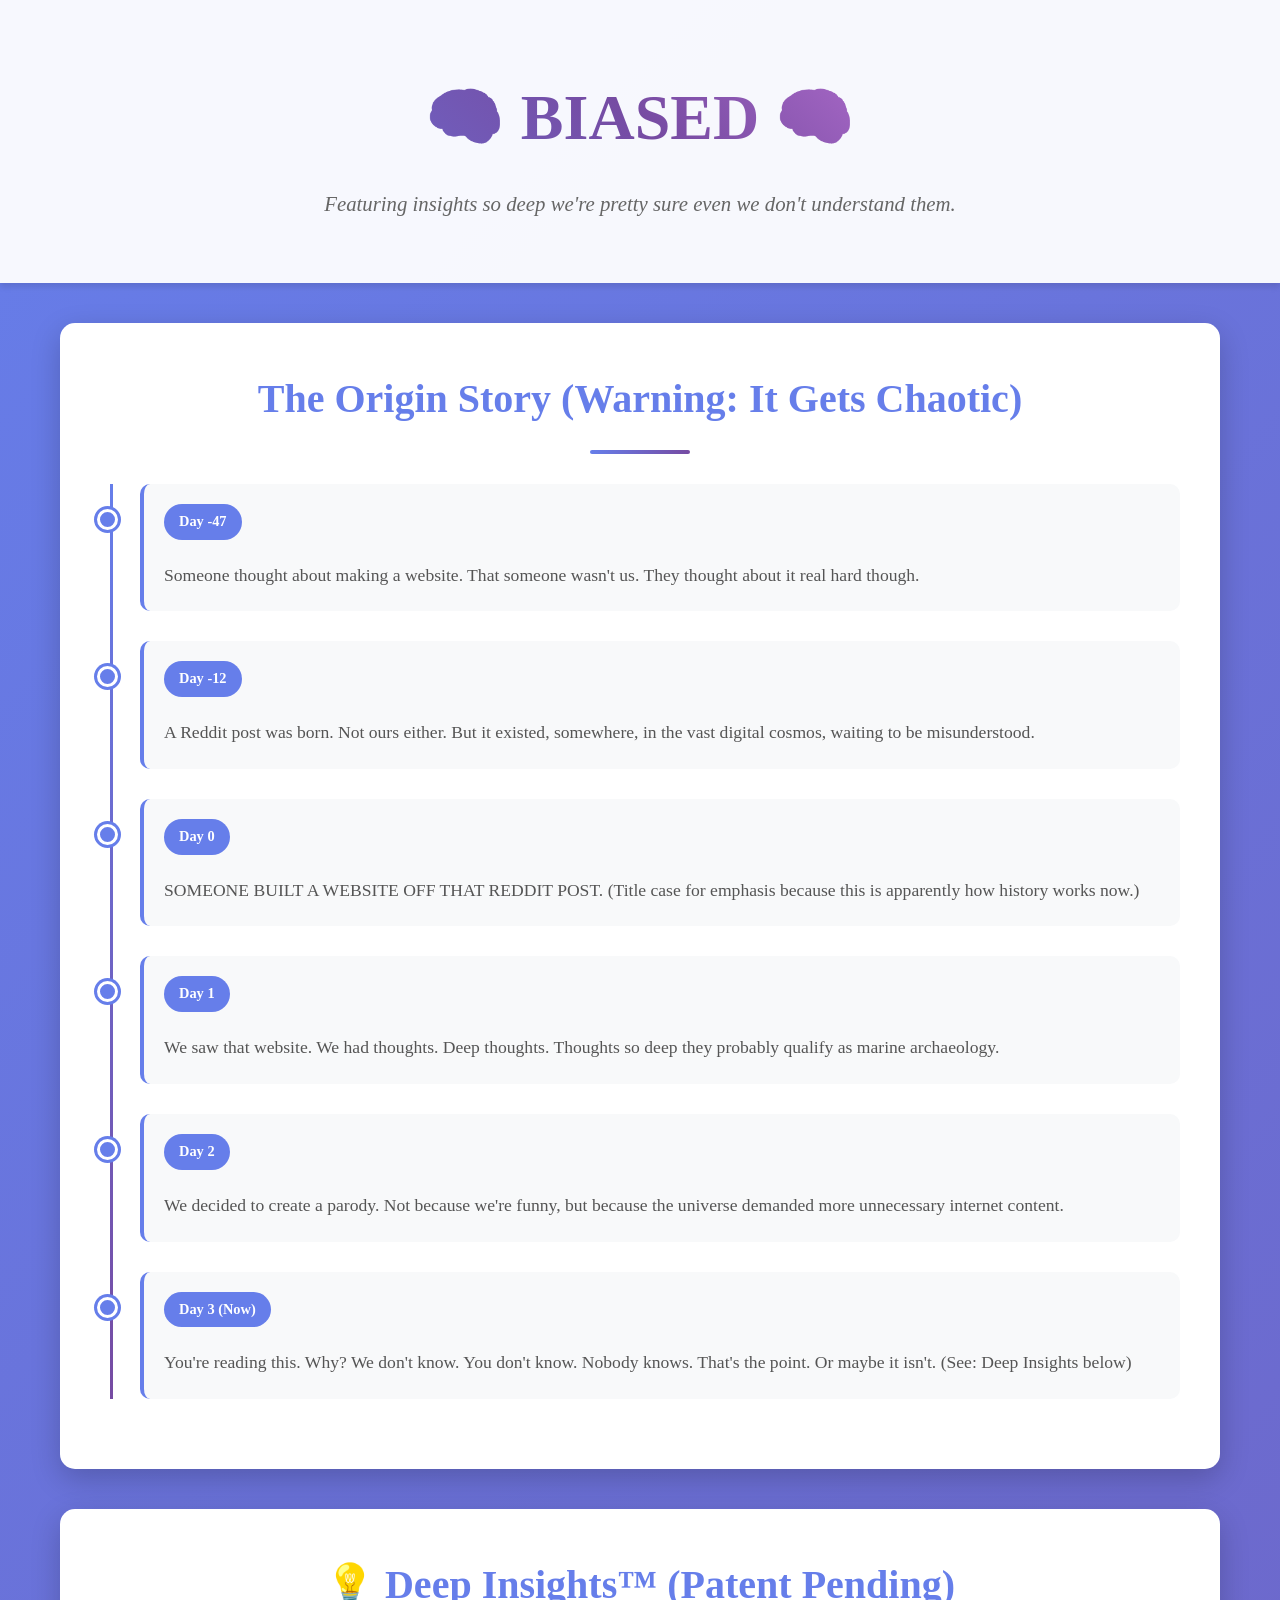
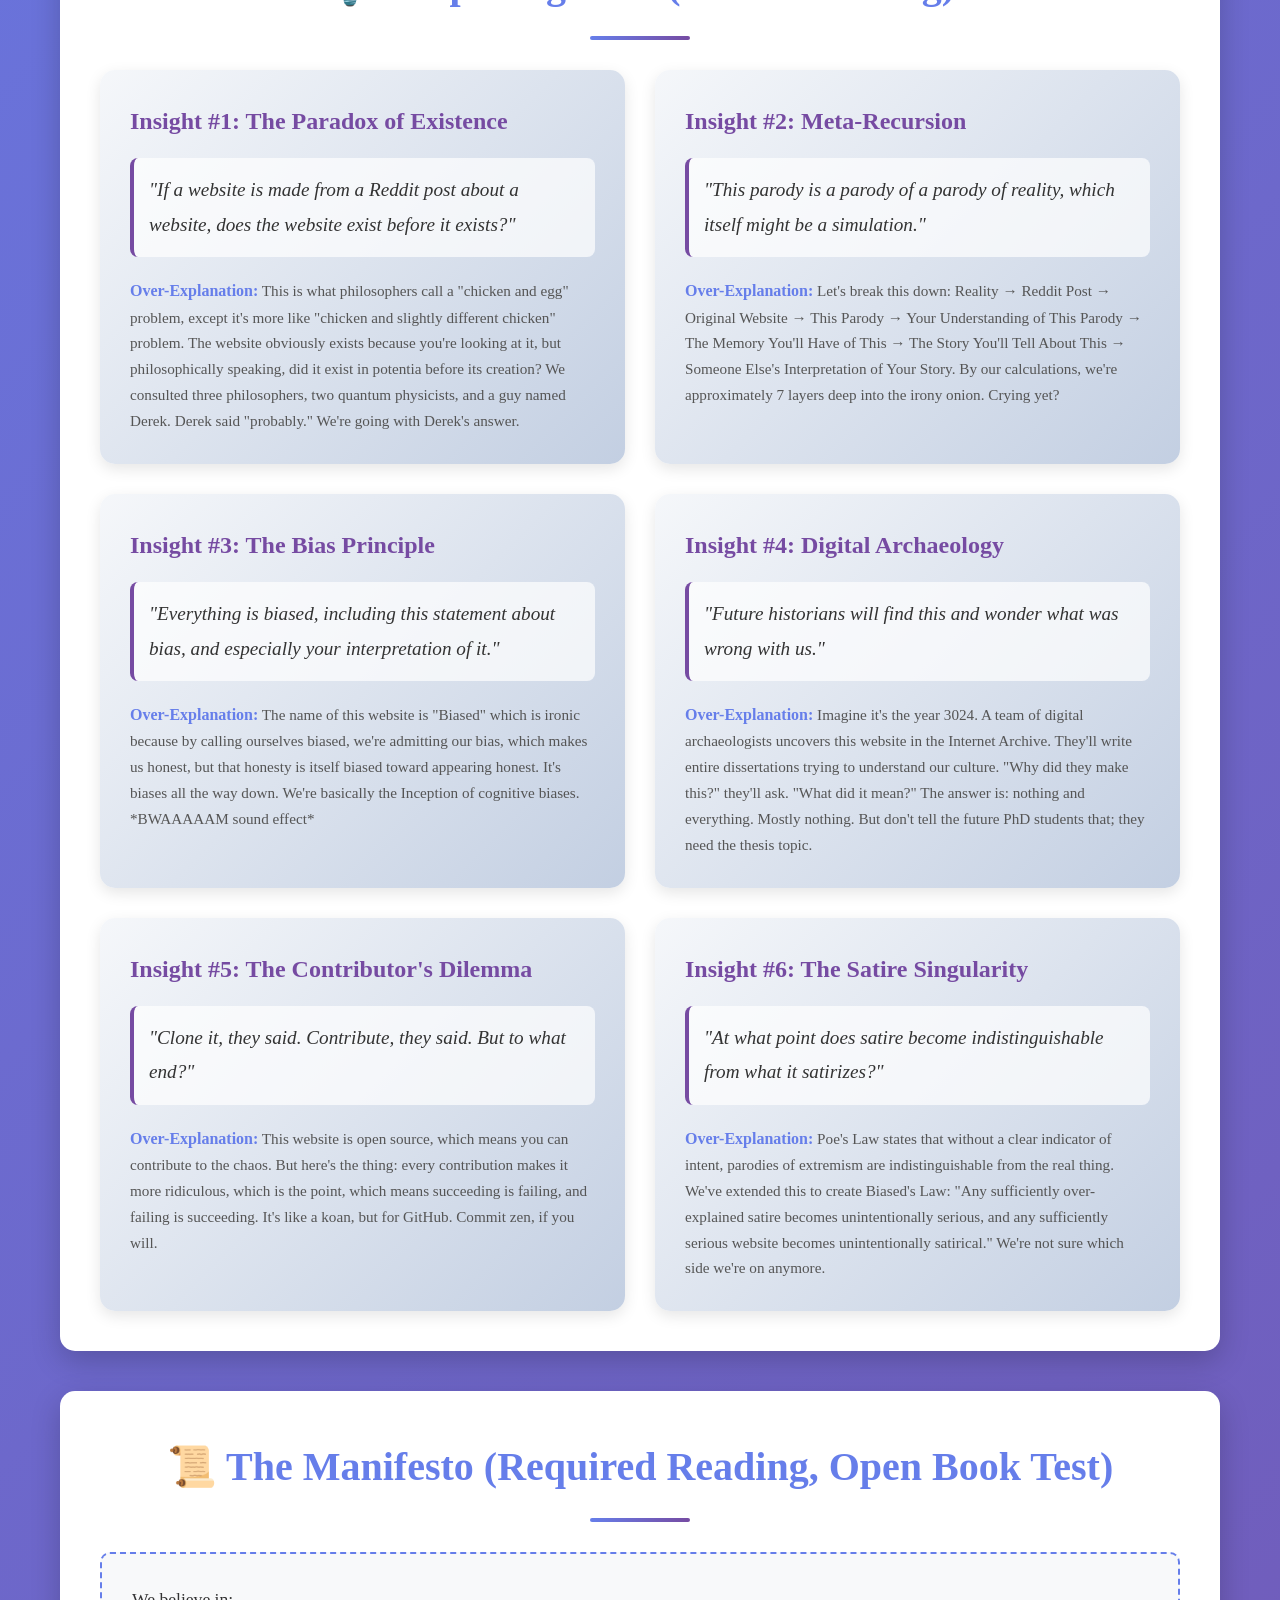
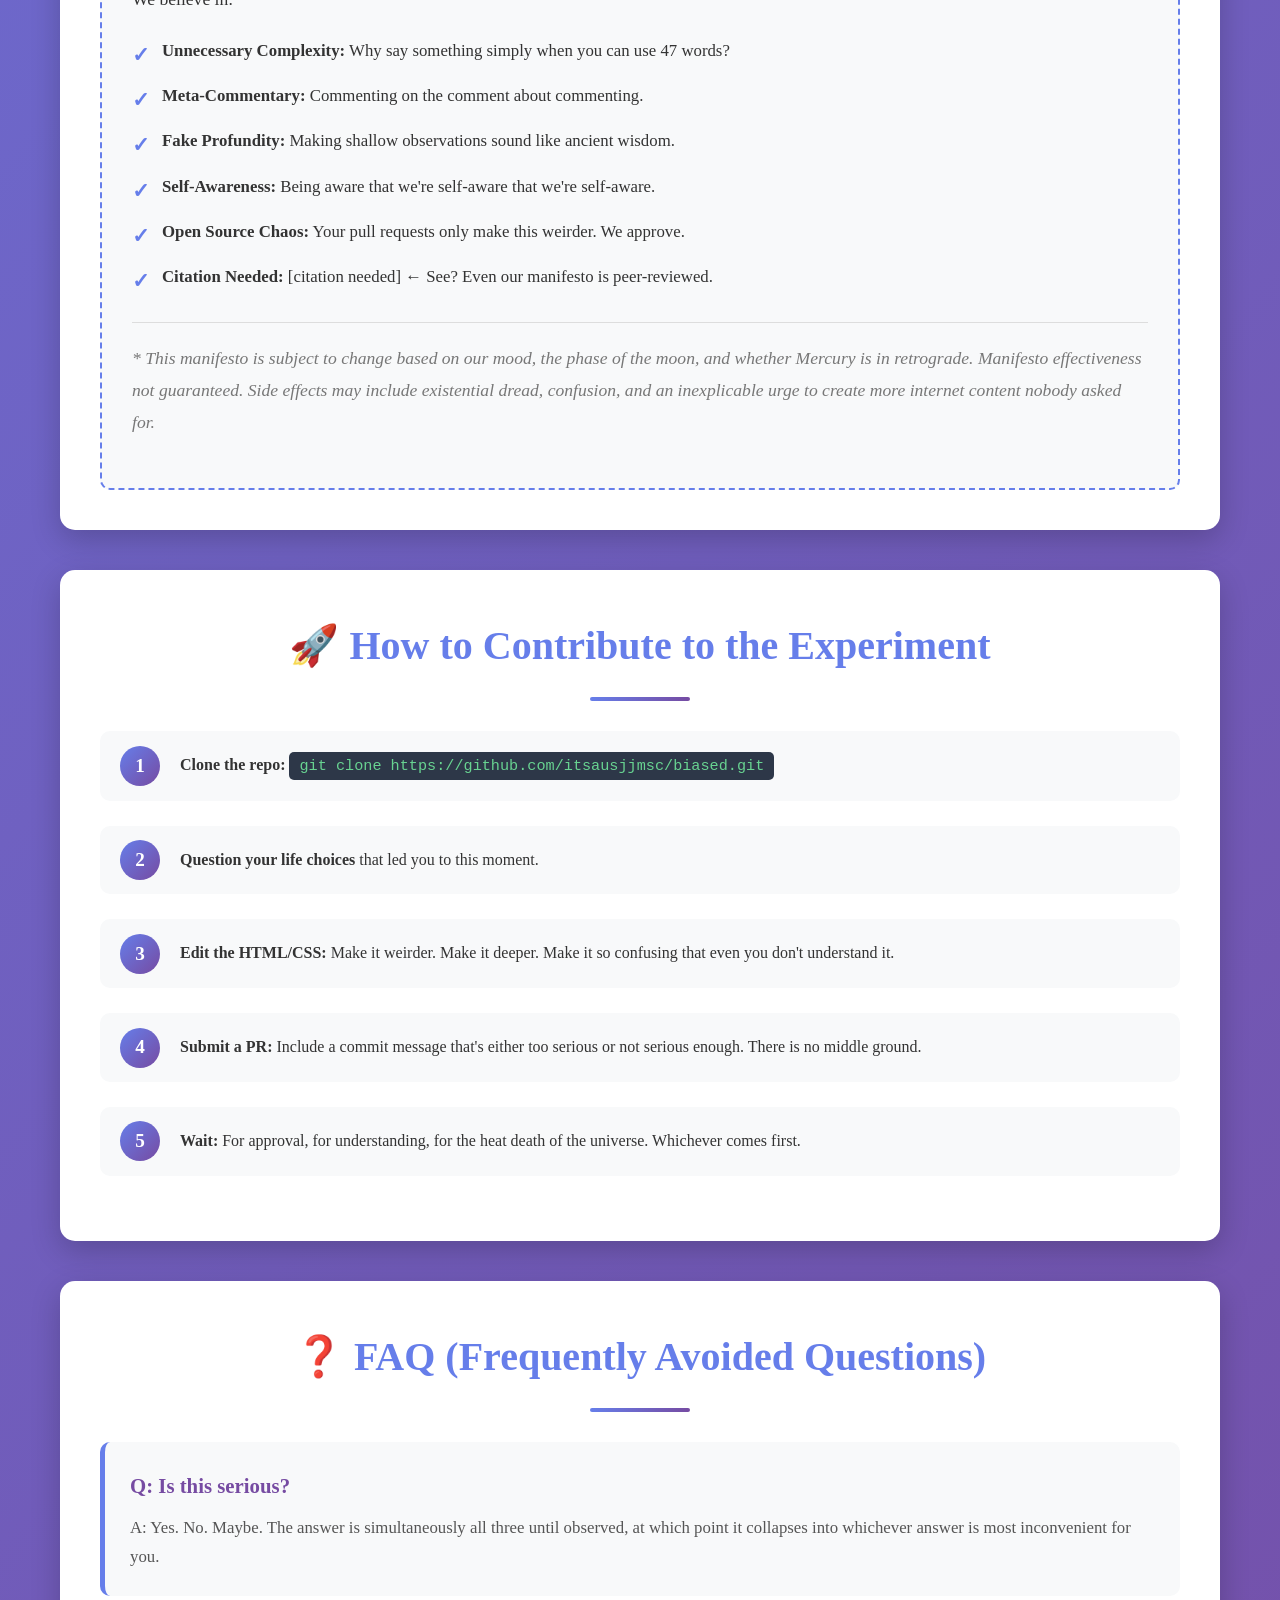
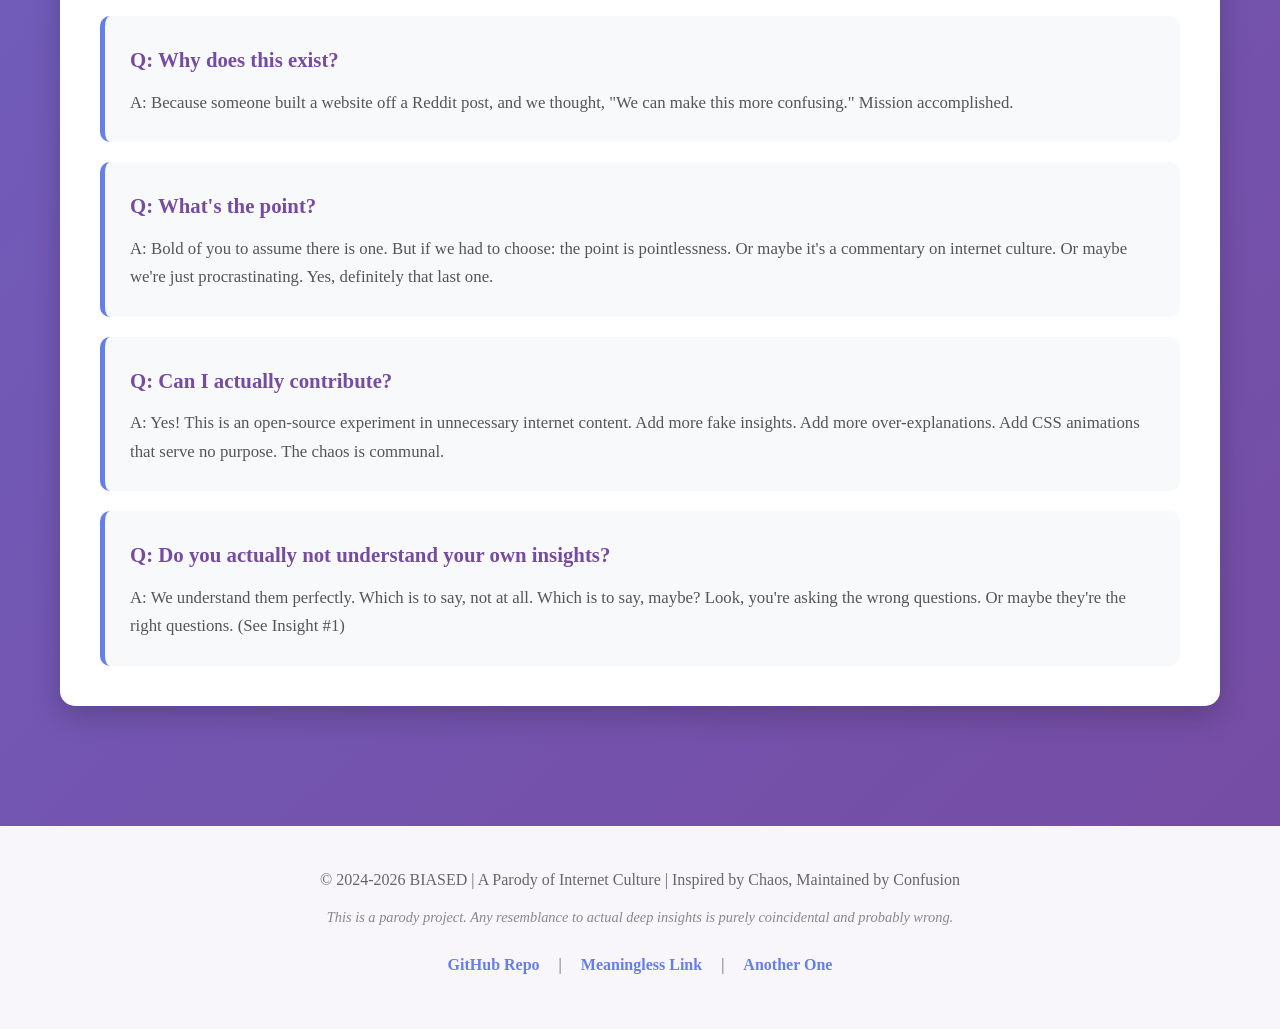
<file: index.html>
<!DOCTYPE html>
<html lang="en">
<head>
    <meta charset="UTF-8">
    <meta name="viewport" content="width=device-width, initial-scale=1.0">
    <title>Biased - Insights So Deep We Don't Understand Them</title>
    <link rel="stylesheet" href="styles.css">
</head>
<body>
    <header>
        <h1>🧠 BIASED 🧠</h1>
        <p class="tagline">Featuring insights so deep we're pretty sure even we don't understand them.</p>
    </header>

    <main>
        <section class="origin-story">
            <h2>The Origin Story (Warning: It Gets Chaotic)</h2>
            <div class="timeline">
                <div class="event">
                    <span class="timestamp">Day -47</span>
                    <p>Someone thought about making a website. That someone wasn't us. They thought about it real hard though.</p>
                </div>
                <div class="event">
                    <span class="timestamp">Day -12</span>
                    <p>A Reddit post was born. Not ours either. But it existed, somewhere, in the vast digital cosmos, waiting to be misunderstood.</p>
                </div>
                <div class="event">
                    <span class="timestamp">Day 0</span>
                    <p>SOMEONE BUILT A WEBSITE OFF THAT REDDIT POST. (Title case for emphasis because this is apparently how history works now.)</p>
                </div>
                <div class="event">
                    <span class="timestamp">Day 1</span>
                    <p>We saw that website. We had thoughts. Deep thoughts. Thoughts so deep they probably qualify as marine archaeology.</p>
                </div>
                <div class="event">
                    <span class="timestamp">Day 2</span>
                    <p>We decided to create a parody. Not because we're funny, but because the universe demanded more unnecessary internet content.</p>
                </div>
                <div class="event">
                    <span class="timestamp">Day 3 (Now)</span>
                    <p>You're reading this. Why? We don't know. You don't know. Nobody knows. That's the point. Or maybe it isn't. (See: Deep Insights below)</p>
                </div>
            </div>
        </section>

        <section class="insights">
            <h2>💡 Deep Insights™ (Patent Pending)</h2>
            <div class="insight-grid">
                <div class="insight-card">
                    <h3>Insight #1: The Paradox of Existence</h3>
                    <p class="insight-text">"If a website is made from a Reddit post about a website, does the website exist before it exists?"</p>
                    <p class="explanation">
                        <strong>Over-Explanation:</strong> This is what philosophers call a "chicken and egg" problem, except it's more like "chicken and slightly different chicken" problem. The website obviously exists because you're looking at it, but philosophically speaking, did it exist in potentia before its creation? We consulted three philosophers, two quantum physicists, and a guy named Derek. Derek said "probably." We're going with Derek's answer.
                    </p>
                </div>
                
                <div class="insight-card">
                    <h3>Insight #2: Meta-Recursion</h3>
                    <p class="insight-text">"This parody is a parody of a parody of reality, which itself might be a simulation."</p>
                    <p class="explanation">
                        <strong>Over-Explanation:</strong> Let's break this down: Reality → Reddit Post → Original Website → This Parody → Your Understanding of This Parody → The Memory You'll Have of This → The Story You'll Tell About This → Someone Else's Interpretation of Your Story. By our calculations, we're approximately 7 layers deep into the irony onion. Crying yet?
                    </p>
                </div>

                <div class="insight-card">
                    <h3>Insight #3: The Bias Principle</h3>
                    <p class="insight-text">"Everything is biased, including this statement about bias, and especially your interpretation of it."</p>
                    <p class="explanation">
                        <strong>Over-Explanation:</strong> The name of this website is "Biased" which is ironic because by calling ourselves biased, we're admitting our bias, which makes us honest, but that honesty is itself biased toward appearing honest. It's biases all the way down. We're basically the Inception of cognitive biases. *BWAAAAAM sound effect*
                    </p>
                </div>

                <div class="insight-card">
                    <h3>Insight #4: Digital Archaeology</h3>
                    <p class="insight-text">"Future historians will find this and wonder what was wrong with us."</p>
                    <p class="explanation">
                        <strong>Over-Explanation:</strong> Imagine it's the year 3024. A team of digital archaeologists uncovers this website in the Internet Archive. They'll write entire dissertations trying to understand our culture. "Why did they make this?" they'll ask. "What did it mean?" The answer is: nothing and everything. Mostly nothing. But don't tell the future PhD students that; they need the thesis topic.
                    </p>
                </div>

                <div class="insight-card">
                    <h3>Insight #5: The Contributor's Dilemma</h3>
                    <p class="insight-text">"Clone it, they said. Contribute, they said. But to what end?"</p>
                    <p class="explanation">
                        <strong>Over-Explanation:</strong> This website is open source, which means you can contribute to the chaos. But here's the thing: every contribution makes it more ridiculous, which is the point, which means succeeding is failing, and failing is succeeding. It's like a koan, but for GitHub. Commit zen, if you will.
                    </p>
                </div>

                <div class="insight-card">
                    <h3>Insight #6: The Satire Singularity</h3>
                    <p class="insight-text">"At what point does satire become indistinguishable from what it satirizes?"</p>
                    <p class="explanation">
                        <strong>Over-Explanation:</strong> Poe's Law states that without a clear indicator of intent, parodies of extremism are indistinguishable from the real thing. We've extended this to create Biased's Law: "Any sufficiently over-explained satire becomes unintentionally serious, and any sufficiently serious website becomes unintentionally satirical." We're not sure which side we're on anymore.
                    </p>
                </div>
            </div>
        </section>

        <section class="manifesto">
            <h2>📜 The Manifesto (Required Reading, Open Book Test)</h2>
            <div class="manifesto-content">
                <p>We believe in:</p>
                <ul>
                    <li><strong>Unnecessary Complexity:</strong> Why say something simply when you can use 47 words?</li>
                    <li><strong>Meta-Commentary:</strong> Commenting on the comment about commenting.</li>
                    <li><strong>Fake Profundity:</strong> Making shallow observations sound like ancient wisdom.</li>
                    <li><strong>Self-Awareness:</strong> Being aware that we're self-aware that we're self-aware.</li>
                    <li><strong>Open Source Chaos:</strong> Your pull requests only make this weirder. We approve.</li>
                    <li><strong>Citation Needed:</strong> [citation needed] ← See? Even our manifesto is peer-reviewed.</li>
                </ul>
                <p class="small-print">
                    * This manifesto is subject to change based on our mood, the phase of the moon, and whether Mercury is in retrograde. 
                    Manifesto effectiveness not guaranteed. Side effects may include existential dread, confusion, and an inexplicable urge to create more internet content nobody asked for.
                </p>
            </div>
        </section>

        <section class="contribute">
            <h2>🚀 How to Contribute to the Experiment</h2>
            <div class="steps">
                <ol>
                    <li><strong>Clone the repo:</strong> <code>git clone https://github.com/itsausjjmsc/biased.git</code></li>
                    <li><strong>Question your life choices</strong> that led you to this moment.</li>
                    <li><strong>Edit the HTML/CSS:</strong> Make it weirder. Make it deeper. Make it so confusing that even you don't understand it.</li>
                    <li><strong>Submit a PR:</strong> Include a commit message that's either too serious or not serious enough. There is no middle ground.</li>
                    <li><strong>Wait:</strong> For approval, for understanding, for the heat death of the universe. Whichever comes first.</li>
                </ol>
            </div>
        </section>

        <section class="faq">
            <h2>❓ FAQ (Frequently Avoided Questions)</h2>
            <div class="faq-list">
                <div class="faq-item">
                    <h3>Q: Is this serious?</h3>
                    <p>A: Yes. No. Maybe. The answer is simultaneously all three until observed, at which point it collapses into whichever answer is most inconvenient for you.</p>
                </div>
                <div class="faq-item">
                    <h3>Q: Why does this exist?</h3>
                    <p>A: Because someone built a website off a Reddit post, and we thought, "We can make this more confusing." Mission accomplished.</p>
                </div>
                <div class="faq-item">
                    <h3>Q: What's the point?</h3>
                    <p>A: Bold of you to assume there is one. But if we had to choose: the point is pointlessness. Or maybe it's a commentary on internet culture. Or maybe we're just procrastinating. Yes, definitely that last one.</p>
                </div>
                <div class="faq-item">
                    <h3>Q: Can I actually contribute?</h3>
                    <p>A: Yes! This is an open-source experiment in unnecessary internet content. Add more fake insights. Add more over-explanations. Add CSS animations that serve no purpose. The chaos is communal.</p>
                </div>
                <div class="faq-item">
                    <h3>Q: Do you actually not understand your own insights?</h3>
                    <p>A: We understand them perfectly. Which is to say, not at all. Which is to say, maybe? Look, you're asking the wrong questions. Or maybe they're the right questions. (See Insight #1)</p>
                </div>
            </div>
        </section>
    </main>

    <footer>
        <p>© 2024-2026 BIASED | A Parody of Internet Culture | Inspired by Chaos, Maintained by Confusion</p>
        <p class="footer-note">This is a parody project. Any resemblance to actual deep insights is purely coincidental and probably wrong.</p>
        <p class="footer-links">
            <a href="https://github.com/itsausjjmsc/biased">GitHub Repo</a> | 
            <a href="#" id="meaningless-link">Meaningless Link</a> |
            <a href="#" id="another-link">Another One</a>
        </p>
    </footer>

    <script>
        // Event listeners for footer links
        document.getElementById('meaningless-link').addEventListener('click', function(e) {
            e.preventDefault();
            alert('You clicked a link that goes nowhere. This is a metaphor for something. Probably.');
        });
        
        document.getElementById('another-link').addEventListener('click', function(e) {
            e.preventDefault();
            alert('Still here? The real insight is that you\'re looking for meaning in a parody website. We respect that.');
        });
    </script>
</body>
</html>
</file>
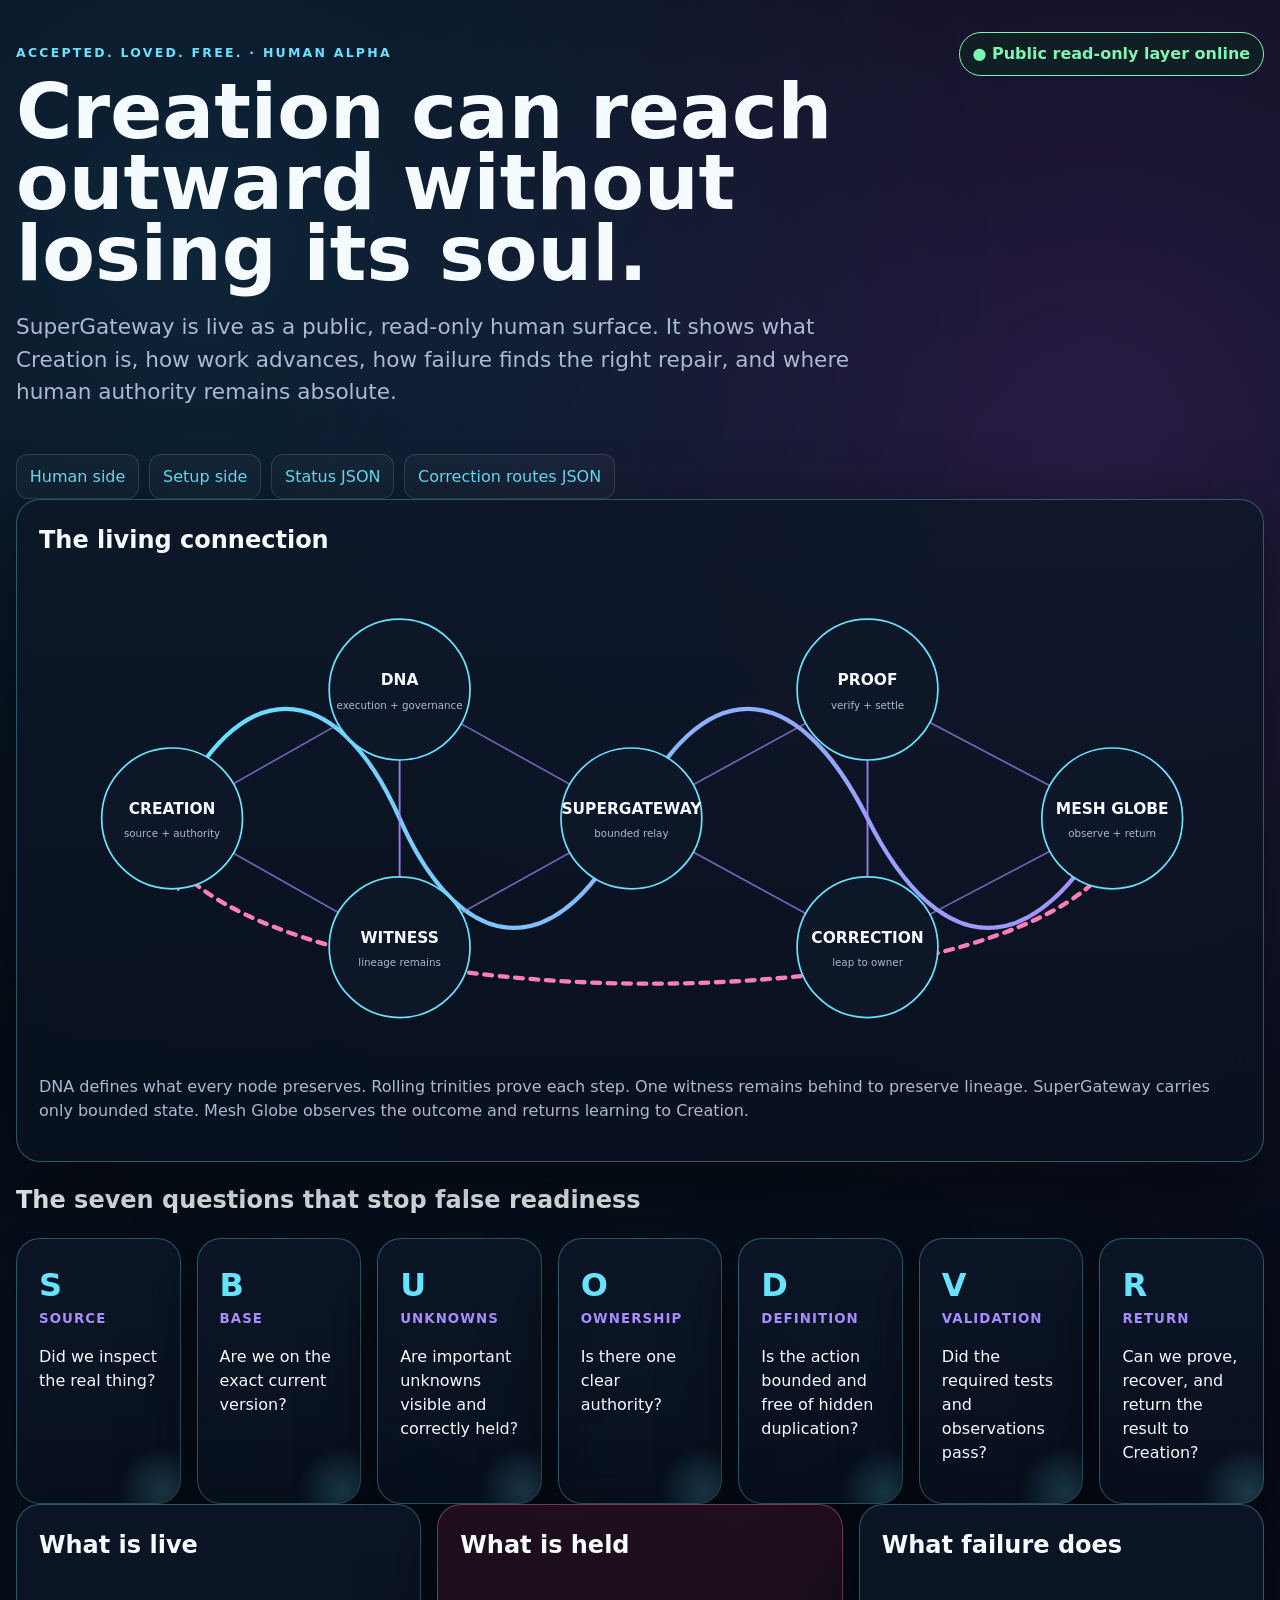
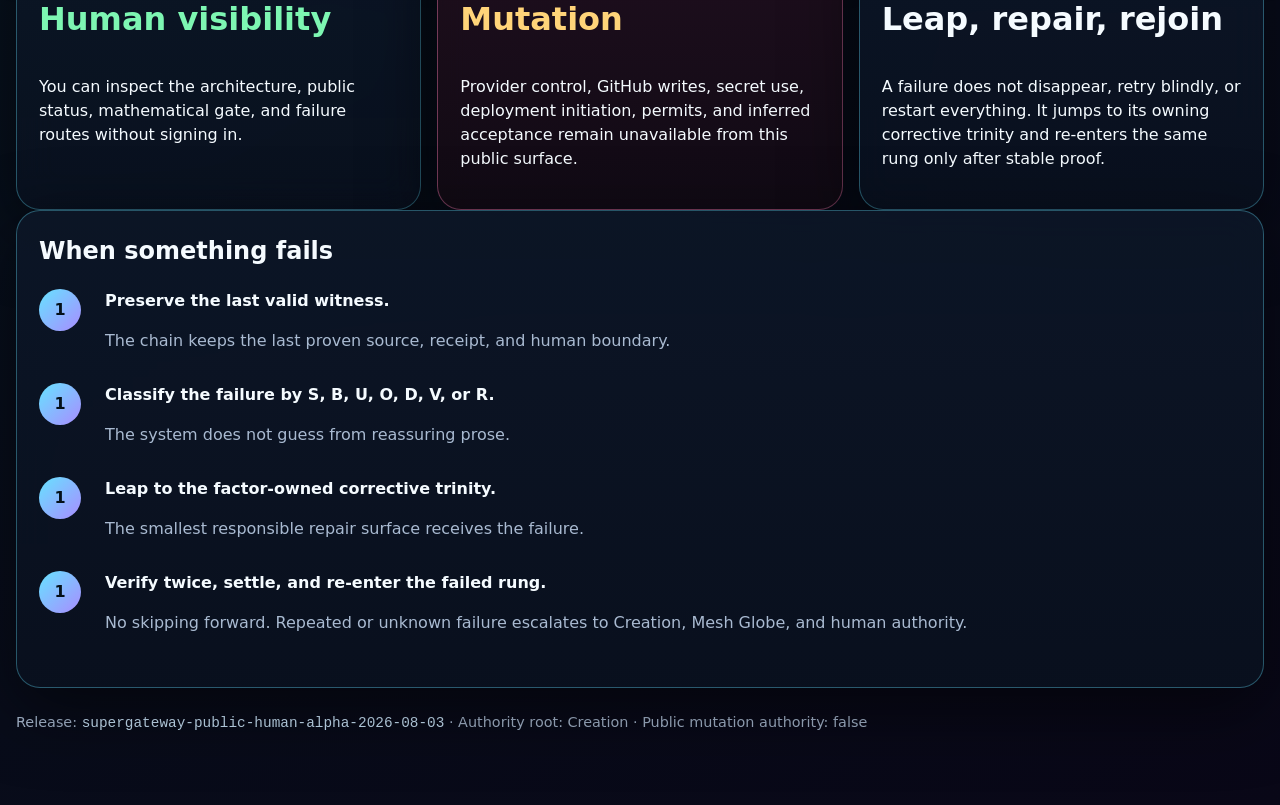
<file: creation-supergateway-human-alpha/index.html>
<!doctype html>
<html lang="en">
<head>
<meta charset="utf-8">
<meta name="viewport" content="width=device-width,initial-scale=1">
<meta name="color-scheme" content="dark">
<title>Creation SuperGateway</title>
<style>
:root{--bg:#050913;--panel:#0c1424cc;--line:#66e3ff55;--text:#f5fbff;--muted:#a9bad1;--cyan:#66e3ff;--violet:#a98cff;--rose:#ff7fb7;--green:#7df6b2;--amber:#ffd479}
*{box-sizing:border-box}html{background:var(--bg);color:var(--text);font-family:Inter,ui-sans-serif,system-ui,-apple-system,BlinkMacSystemFont,"Segoe UI",sans-serif;line-height:1.5}body{margin:0;min-height:100vh;background:radial-gradient(circle at 15% 10%,#163d5a88 0,transparent 34%),radial-gradient(circle at 85% 18%,#3f245f99 0,transparent 36%),linear-gradient(150deg,#040711 0%,#07111d 48%,#090717 100%)}a{color:var(--cyan)}.wrap{width:min(1500px,calc(100% - 32px));margin:auto;padding:32px 0 72px}.top{display:flex;align-items:flex-start;justify-content:space-between;gap:24px;margin-bottom:24px}.eyebrow{letter-spacing:.18em;text-transform:uppercase;color:var(--cyan);font-size:.78rem;font-weight:800}.title{font-size:clamp(2.2rem,6vw,5.8rem);line-height:.93;margin:.2rem 0 .8rem;max-width:1050px}.lede{font-size:clamp(1rem,2vw,1.35rem);color:var(--muted);max-width:880px}.badge{border:1px solid var(--green);color:var(--green);padding:.55rem .8rem;border-radius:999px;white-space:nowrap;font-weight:800;background:#0d281f88}.grid{display:grid;gap:16px}.g3{grid-template-columns:repeat(3,minmax(0,1fr))}.g7{grid-template-columns:repeat(7,minmax(0,1fr))}.panel{border:1px solid var(--line);background:linear-gradient(180deg,#0d1728df,#09111fda);border-radius:24px;padding:22px;box-shadow:0 20px 70px #0008;backdrop-filter:blur(18px)}.panel h2,.panel h3{margin-top:0}.muted{color:var(--muted)}.factor{min-height:190px;position:relative;overflow:hidden}.factor::after{content:"";position:absolute;width:100px;height:100px;border-radius:50%;right:-34px;bottom:-40px;background:radial-gradient(circle,var(--cyan),transparent 65%);opacity:.22}.factor b{font-size:2rem;color:var(--cyan)}.factor small{display:block;color:var(--violet);font-weight:800;text-transform:uppercase;letter-spacing:.08em}.architecture{width:100%;height:auto;display:block}.node{fill:#0d1728;stroke:#66e3ff;stroke-width:2}.nodeText{fill:#f5fbff;font-size:18px;font-weight:800;text-anchor:middle}.subText{fill:#a9bad1;font-size:12px;text-anchor:middle}.flow{stroke:url(#flow);stroke-width:5;fill:none;stroke-linecap:round;marker-end:url(#arrow)}.return{stroke:#ff7fb7;stroke-dasharray:9 9}.trinity{stroke:#a98cff;stroke-width:2;fill:none;opacity:.65}.route{display:grid;grid-template-columns:56px 1fr;gap:14px;padding:14px 0;border-top:1px solid #ffffff14}.route:first-child{border-top:0}.routeFactor{width:48px;height:48px;border-radius:16px;display:grid;place-items:center;background:#66e3ff1a;color:var(--cyan);font-size:1.4rem;font-weight:900;border:1px solid #66e3ff66}.pill{display:inline-block;border:1px solid #ffffff22;border-radius:999px;padding:.25rem .55rem;margin:.16rem .16rem .16rem 0;color:var(--muted);font-size:.8rem}.boundary{border-color:#ff7fb766;background:linear-gradient(180deg,#271020cc,#130a13cc)}.good{color:var(--green)}.hold{color:var(--amber)}.footer{margin-top:24px;color:var(--muted);font-size:.9rem}.nav{display:flex;gap:10px;flex-wrap:wrap}.nav a{padding:.6rem .8rem;border-radius:12px;text-decoration:none;border:1px solid #ffffff22;background:#ffffff08}.metric{font-size:2rem;font-weight:900}.steps{counter-reset:s}.step{display:grid;grid-template-columns:50px 1fr;gap:16px;margin:14px 0}.step::before{counter-increment:s;content:counter(s);display:grid;place-items:center;width:42px;height:42px;border-radius:50%;background:linear-gradient(135deg,var(--cyan),var(--violet));color:#041019;font-weight:900}.code{font-family:ui-monospace,SFMono-Regular,Consolas,monospace;color:#cfeaff;overflow-wrap:anywhere}.warning{border-left:4px solid var(--amber);padding-left:14px}.deny{color:var(--rose)}
@media(max-width:1050px){.g7{grid-template-columns:repeat(2,minmax(0,1fr))}.g3{grid-template-columns:1fr}.top{display:block}.badge{display:inline-block;margin-top:12px}}@media(max-width:600px){.g7{grid-template-columns:1fr}.wrap{width:min(100% - 20px,1500px);padding-top:18px}.panel{padding:17px;border-radius:18px}}
</style>
</head>
<body><div class="wrap">
  <header class="top"><div><p class="eyebrow">Accepted. Loved. Free. · Human Alpha</p><h1 class="title">Creation can reach outward without losing its soul.</h1><p class="lede">SuperGateway is live as a public, read-only human surface. It shows what Creation is, how work advances, how failure finds the right repair, and where human authority remains absolute.</p></div><span class="badge">● Public read-only layer online</span></header>
  <nav class="nav" aria-label="Gateway views"><a href="./">Human side</a><a href="./setup/">Setup side</a><a href="./v1/public/status.json">Status JSON</a><a href="./v1/public/correction-routes.json">Correction routes JSON</a></nav>
  <section class="panel"><h2>The living connection</h2><svg class="architecture" viewBox="0 0 1400 560" role="img" aria-label="Creation DNA, rolling trinities, SuperGateway, Mesh Globe, and return path">
  <defs><linearGradient id="flow"><stop stop-color="#66e3ff"/><stop offset="1" stop-color="#a98cff"/></linearGradient><marker id="arrow" viewBox="0 0 10 10" refX="9" refY="5" markerWidth="7" markerHeight="7" orient="auto-start-reverse"><path d="M0 0L10 5L0 10z" fill="#a98cff"/></marker></defs>
  <path class="flow" d="M155 280 C230 110 345 110 420 280 S610 450 690 280 S880 110 965 280 S1160 450 1250 280"/>
  <path class="flow return" d="M1250 330 C1120 520 310 520 155 330"/>
  <path class="trinity" d="M155 280 L420 130 L420 430 Z"/><path class="trinity" d="M420 130 L690 280 L420 430 Z"/><path class="trinity" d="M690 280 L965 130 L965 430 Z"/><path class="trinity" d="M965 130 L1250 280 L965 430 Z"/>
  <circle class="node" cx="155" cy="280" r="82"/><text class="nodeText" x="155" y="275">CREATION</text><text class="subText" x="155" y="302">source + authority</text><circle class="node" cx="420" cy="130" r="82"/><text class="nodeText" x="420" y="125">DNA</text><text class="subText" x="420" y="152">execution + governance</text><circle class="node" cx="420" cy="430" r="82"/><text class="nodeText" x="420" y="425">WITNESS</text><text class="subText" x="420" y="452">lineage remains</text><circle class="node" cx="690" cy="280" r="82"/><text class="nodeText" x="690" y="275">SUPERGATEWAY</text><text class="subText" x="690" y="302">bounded relay</text><circle class="node" cx="965" cy="130" r="82"/><text class="nodeText" x="965" y="125">PROOF</text><text class="subText" x="965" y="152">verify + settle</text><circle class="node" cx="965" cy="430" r="82"/><text class="nodeText" x="965" y="425">CORRECTION</text><text class="subText" x="965" y="452">leap to owner</text><circle class="node" cx="1250" cy="280" r="82"/><text class="nodeText" x="1250" y="275">MESH GLOBE</text><text class="subText" x="1250" y="302">observe + return</text>
  </svg><p class="muted">DNA defines what every node preserves. Rolling trinities prove each step. One witness remains behind to preserve lineage. SuperGateway carries only bounded state. Mesh Globe observes the outcome and returns learning to Creation.</p></section>
  <section><h2>The seven questions that stop false readiness</h2><div class="grid g7"><article class="panel factor"><b>S</b><small>Source</small><p>Did we inspect the real thing?</p></article><article class="panel factor"><b>B</b><small>Base</small><p>Are we on the exact current version?</p></article><article class="panel factor"><b>U</b><small>Unknowns</small><p>Are important unknowns visible and correctly held?</p></article><article class="panel factor"><b>O</b><small>Ownership</small><p>Is there one clear authority?</p></article><article class="panel factor"><b>D</b><small>Definition</small><p>Is the action bounded and free of hidden duplication?</p></article><article class="panel factor"><b>V</b><small>Validation</small><p>Did the required tests and observations pass?</p></article><article class="panel factor"><b>R</b><small>Return</small><p>Can we prove, recover, and return the result to Creation?</p></article></div></section>
  <section class="grid g3">
    <article class="panel"><h2>What is live</h2><p class="metric good">Human visibility</p><p>You can inspect the architecture, public status, mathematical gate, and failure routes without signing in.</p></article>
    <article class="panel boundary"><h2>What is held</h2><p class="metric hold">Mutation</p><p>Provider control, GitHub writes, secret use, deployment initiation, permits, and inferred acceptance remain unavailable from this public surface.</p></article>
    <article class="panel"><h2>What failure does</h2><p class="metric">Leap, repair, rejoin</p><p>A failure does not disappear, retry blindly, or restart everything. It jumps to its owning corrective trinity and re-enters the same rung only after stable proof.</p></article>
  </section>
  <section class="panel"><h2>When something fails</h2>
    <div class="step"><div><strong>Preserve the last valid witness.</strong><p class="muted">The chain keeps the last proven source, receipt, and human boundary.</p></div></div>
    <div class="step"><div><strong>Classify the failure by S, B, U, O, D, V, or R.</strong><p class="muted">The system does not guess from reassuring prose.</p></div></div>
    <div class="step"><div><strong>Leap to the factor-owned corrective trinity.</strong><p class="muted">The smallest responsible repair surface receives the failure.</p></div></div>
    <div class="step"><div><strong>Verify twice, settle, and re-enter the failed rung.</strong><p class="muted">No skipping forward. Repeated or unknown failure escalates to Creation, Mesh Globe, and human authority.</p></div></div>
  </section>
  <footer class="footer">Release: <span class="code">supergateway-public-human-alpha-2026-08-03</span> · Authority root: Creation · Public mutation authority: false</footer></div></body></html>
</file>
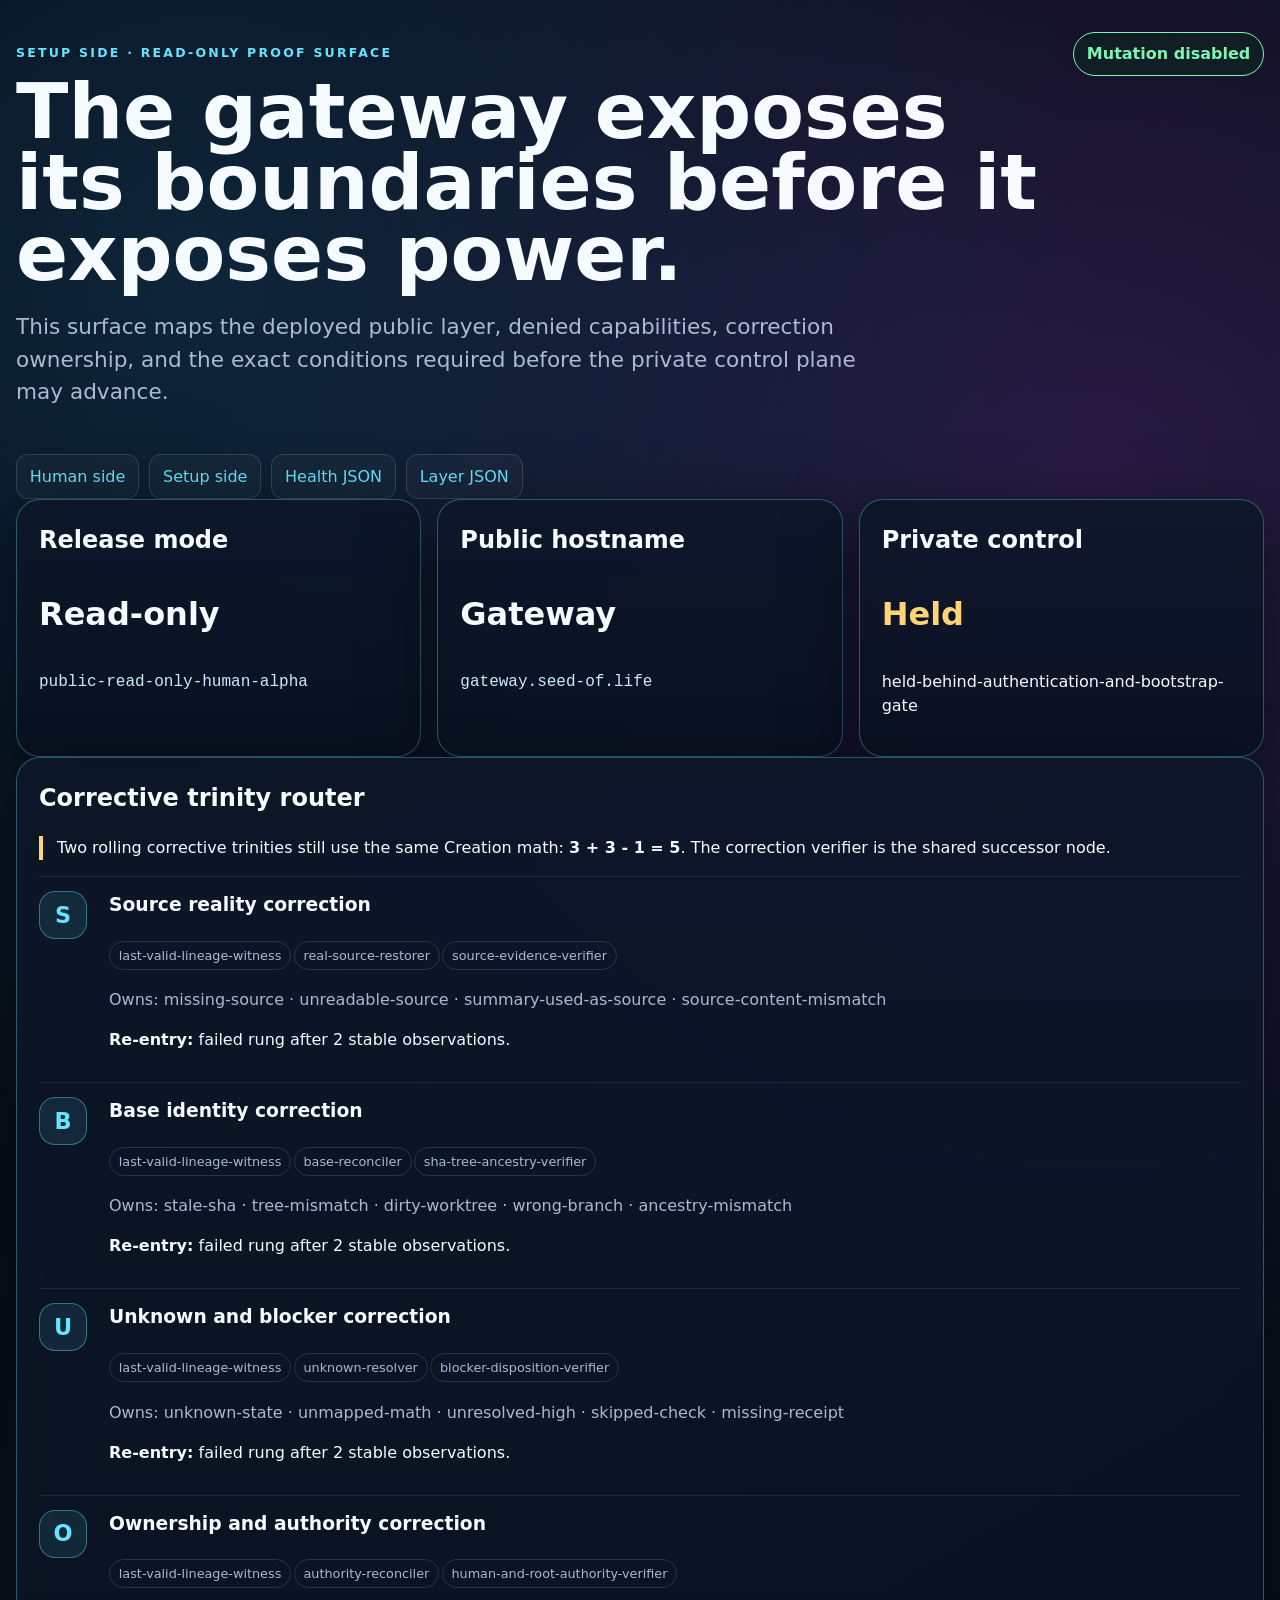
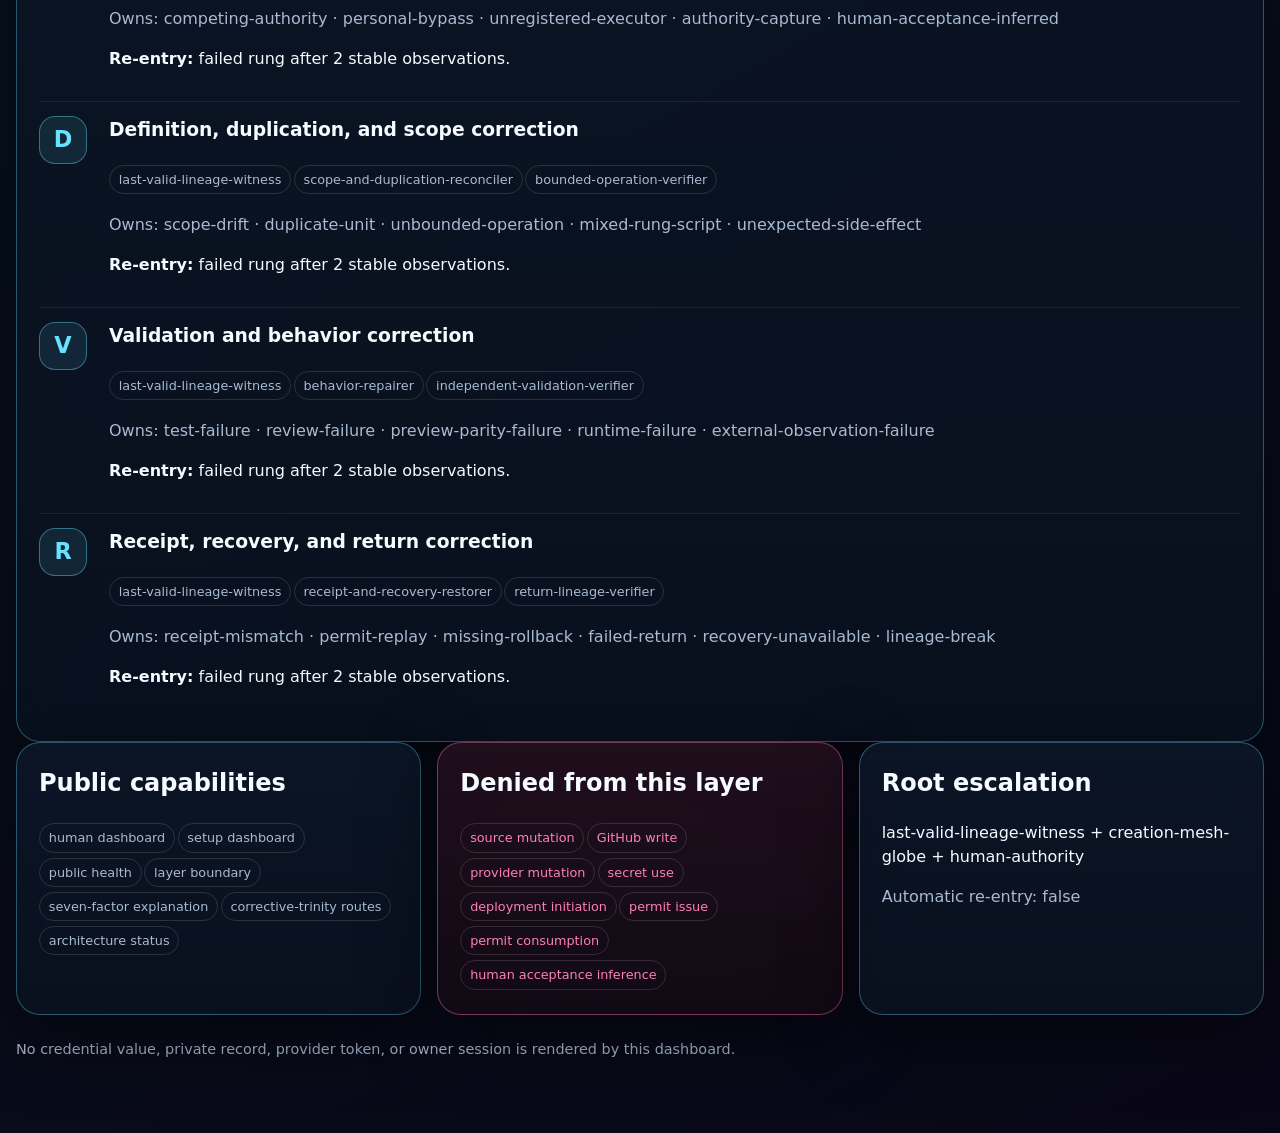
<file: creation-supergateway-human-alpha/setup/index.html>
<!doctype html>
<html lang="en">
<head>
<meta charset="utf-8">
<meta name="viewport" content="width=device-width,initial-scale=1">
<meta name="color-scheme" content="dark">
<title>Creation SuperGateway Setup</title>
<style>
:root{--bg:#050913;--panel:#0c1424cc;--line:#66e3ff55;--text:#f5fbff;--muted:#a9bad1;--cyan:#66e3ff;--violet:#a98cff;--rose:#ff7fb7;--green:#7df6b2;--amber:#ffd479}
*{box-sizing:border-box}html{background:var(--bg);color:var(--text);font-family:Inter,ui-sans-serif,system-ui,-apple-system,BlinkMacSystemFont,"Segoe UI",sans-serif;line-height:1.5}body{margin:0;min-height:100vh;background:radial-gradient(circle at 15% 10%,#163d5a88 0,transparent 34%),radial-gradient(circle at 85% 18%,#3f245f99 0,transparent 36%),linear-gradient(150deg,#040711 0%,#07111d 48%,#090717 100%)}a{color:var(--cyan)}.wrap{width:min(1500px,calc(100% - 32px));margin:auto;padding:32px 0 72px}.top{display:flex;align-items:flex-start;justify-content:space-between;gap:24px;margin-bottom:24px}.eyebrow{letter-spacing:.18em;text-transform:uppercase;color:var(--cyan);font-size:.78rem;font-weight:800}.title{font-size:clamp(2.2rem,6vw,5.8rem);line-height:.93;margin:.2rem 0 .8rem;max-width:1050px}.lede{font-size:clamp(1rem,2vw,1.35rem);color:var(--muted);max-width:880px}.badge{border:1px solid var(--green);color:var(--green);padding:.55rem .8rem;border-radius:999px;white-space:nowrap;font-weight:800;background:#0d281f88}.grid{display:grid;gap:16px}.g3{grid-template-columns:repeat(3,minmax(0,1fr))}.g7{grid-template-columns:repeat(7,minmax(0,1fr))}.panel{border:1px solid var(--line);background:linear-gradient(180deg,#0d1728df,#09111fda);border-radius:24px;padding:22px;box-shadow:0 20px 70px #0008;backdrop-filter:blur(18px)}.panel h2,.panel h3{margin-top:0}.muted{color:var(--muted)}.factor{min-height:190px;position:relative;overflow:hidden}.factor::after{content:"";position:absolute;width:100px;height:100px;border-radius:50%;right:-34px;bottom:-40px;background:radial-gradient(circle,var(--cyan),transparent 65%);opacity:.22}.factor b{font-size:2rem;color:var(--cyan)}.factor small{display:block;color:var(--violet);font-weight:800;text-transform:uppercase;letter-spacing:.08em}.architecture{width:100%;height:auto;display:block}.node{fill:#0d1728;stroke:#66e3ff;stroke-width:2}.nodeText{fill:#f5fbff;font-size:18px;font-weight:800;text-anchor:middle}.subText{fill:#a9bad1;font-size:12px;text-anchor:middle}.flow{stroke:url(#flow);stroke-width:5;fill:none;stroke-linecap:round;marker-end:url(#arrow)}.return{stroke:#ff7fb7;stroke-dasharray:9 9}.trinity{stroke:#a98cff;stroke-width:2;fill:none;opacity:.65}.route{display:grid;grid-template-columns:56px 1fr;gap:14px;padding:14px 0;border-top:1px solid #ffffff14}.route:first-child{border-top:0}.routeFactor{width:48px;height:48px;border-radius:16px;display:grid;place-items:center;background:#66e3ff1a;color:var(--cyan);font-size:1.4rem;font-weight:900;border:1px solid #66e3ff66}.pill{display:inline-block;border:1px solid #ffffff22;border-radius:999px;padding:.25rem .55rem;margin:.16rem .16rem .16rem 0;color:var(--muted);font-size:.8rem}.boundary{border-color:#ff7fb766;background:linear-gradient(180deg,#271020cc,#130a13cc)}.good{color:var(--green)}.hold{color:var(--amber)}.footer{margin-top:24px;color:var(--muted);font-size:.9rem}.nav{display:flex;gap:10px;flex-wrap:wrap}.nav a{padding:.6rem .8rem;border-radius:12px;text-decoration:none;border:1px solid #ffffff22;background:#ffffff08}.metric{font-size:2rem;font-weight:900}.steps{counter-reset:s}.step{display:grid;grid-template-columns:50px 1fr;gap:16px;margin:14px 0}.step::before{counter-increment:s;content:counter(s);display:grid;place-items:center;width:42px;height:42px;border-radius:50%;background:linear-gradient(135deg,var(--cyan),var(--violet));color:#041019;font-weight:900}.code{font-family:ui-monospace,SFMono-Regular,Consolas,monospace;color:#cfeaff;overflow-wrap:anywhere}.warning{border-left:4px solid var(--amber);padding-left:14px}.deny{color:var(--rose)}
@media(max-width:1050px){.g7{grid-template-columns:repeat(2,minmax(0,1fr))}.g3{grid-template-columns:1fr}.top{display:block}.badge{display:inline-block;margin-top:12px}}@media(max-width:600px){.g7{grid-template-columns:1fr}.wrap{width:min(100% - 20px,1500px);padding-top:18px}.panel{padding:17px;border-radius:18px}}
</style>
</head>
<body><div class="wrap">
  <header class="top"><div><p class="eyebrow">Setup side · Read-only proof surface</p><h1 class="title">The gateway exposes its boundaries before it exposes power.</h1><p class="lede">This surface maps the deployed public layer, denied capabilities, correction ownership, and the exact conditions required before the private control plane may advance.</p></div><span class="badge">Mutation disabled</span></header>
  <nav class="nav"><a href="../">Human side</a><a href="./">Setup side</a><a href="../v1/public/health.json">Health JSON</a><a href="../v1/public/layers.json">Layer JSON</a></nav>
  <section class="grid g3"><article class="panel"><h2>Release mode</h2><p class="metric">Read-only</p><p class="code">public-read-only-human-alpha</p></article><article class="panel"><h2>Public hostname</h2><p class="metric">Gateway</p><p class="code">gateway.seed-of.life</p></article><article class="panel"><h2>Private control</h2><p class="metric hold">Held</p><p>held-behind-authentication-and-bootstrap-gate</p></article></section>
  <section class="panel"><h2>Corrective trinity router</h2><p class="warning">Two rolling corrective trinities still use the same Creation math: <strong>3 + 3 - 1 = 5</strong>. The correction verifier is the shared successor node.</p><div class="route"><div class="routeFactor">S</div><div><h3>Source reality correction</h3><p><span class="pill">last-valid-lineage-witness</span><span class="pill">real-source-restorer</span><span class="pill">source-evidence-verifier</span></p><p class="muted">Owns: missing-source · unreadable-source · summary-used-as-source · source-content-mismatch</p><p><strong>Re-entry:</strong> failed rung after 2 stable observations.</p></div></div><div class="route"><div class="routeFactor">B</div><div><h3>Base identity correction</h3><p><span class="pill">last-valid-lineage-witness</span><span class="pill">base-reconciler</span><span class="pill">sha-tree-ancestry-verifier</span></p><p class="muted">Owns: stale-sha · tree-mismatch · dirty-worktree · wrong-branch · ancestry-mismatch</p><p><strong>Re-entry:</strong> failed rung after 2 stable observations.</p></div></div><div class="route"><div class="routeFactor">U</div><div><h3>Unknown and blocker correction</h3><p><span class="pill">last-valid-lineage-witness</span><span class="pill">unknown-resolver</span><span class="pill">blocker-disposition-verifier</span></p><p class="muted">Owns: unknown-state · unmapped-math · unresolved-high · skipped-check · missing-receipt</p><p><strong>Re-entry:</strong> failed rung after 2 stable observations.</p></div></div><div class="route"><div class="routeFactor">O</div><div><h3>Ownership and authority correction</h3><p><span class="pill">last-valid-lineage-witness</span><span class="pill">authority-reconciler</span><span class="pill">human-and-root-authority-verifier</span></p><p class="muted">Owns: competing-authority · personal-bypass · unregistered-executor · authority-capture · human-acceptance-inferred</p><p><strong>Re-entry:</strong> failed rung after 2 stable observations.</p></div></div><div class="route"><div class="routeFactor">D</div><div><h3>Definition, duplication, and scope correction</h3><p><span class="pill">last-valid-lineage-witness</span><span class="pill">scope-and-duplication-reconciler</span><span class="pill">bounded-operation-verifier</span></p><p class="muted">Owns: scope-drift · duplicate-unit · unbounded-operation · mixed-rung-script · unexpected-side-effect</p><p><strong>Re-entry:</strong> failed rung after 2 stable observations.</p></div></div><div class="route"><div class="routeFactor">V</div><div><h3>Validation and behavior correction</h3><p><span class="pill">last-valid-lineage-witness</span><span class="pill">behavior-repairer</span><span class="pill">independent-validation-verifier</span></p><p class="muted">Owns: test-failure · review-failure · preview-parity-failure · runtime-failure · external-observation-failure</p><p><strong>Re-entry:</strong> failed rung after 2 stable observations.</p></div></div><div class="route"><div class="routeFactor">R</div><div><h3>Receipt, recovery, and return correction</h3><p><span class="pill">last-valid-lineage-witness</span><span class="pill">receipt-and-recovery-restorer</span><span class="pill">return-lineage-verifier</span></p><p class="muted">Owns: receipt-mismatch · permit-replay · missing-rollback · failed-return · recovery-unavailable · lineage-break</p><p><strong>Re-entry:</strong> failed rung after 2 stable observations.</p></div></div></section>
  <section class="grid g3"><article class="panel"><h2>Public capabilities</h2><span class="pill">human dashboard</span><span class="pill">setup dashboard</span><span class="pill">public health</span><span class="pill">layer boundary</span><span class="pill">seven-factor explanation</span><span class="pill">corrective-trinity routes</span><span class="pill">architecture status</span></article><article class="panel boundary"><h2>Denied from this layer</h2><span class="pill deny">source mutation</span><span class="pill deny">GitHub write</span><span class="pill deny">provider mutation</span><span class="pill deny">secret use</span><span class="pill deny">deployment initiation</span><span class="pill deny">permit issue</span><span class="pill deny">permit consumption</span><span class="pill deny">human acceptance inference</span></article><article class="panel"><h2>Root escalation</h2><p>last-valid-lineage-witness + creation-mesh-globe + human-authority</p><p class="muted">Automatic re-entry: false</p></article></section>
  <footer class="footer">No credential value, private record, provider token, or owner session is rendered by this dashboard.</footer></div></body></html>
</file>
<file: styles.css>
/* Reset and Base Styles */
* {
    margin: 0;
    padding: 0;
    box-sizing: border-box;
}

body {
    font-family: 'Georgia', serif;
    line-height: 1.8;
    color: #333;
    background: linear-gradient(135deg, #667eea 0%, #764ba2 100%);
    min-height: 100vh;
}

/* Header */
header {
    text-align: center;
    padding: 60px 20px;
    background: rgba(255, 255, 255, 0.95);
    box-shadow: 0 4px 6px rgba(0, 0, 0, 0.1);
}

header h1 {
    font-size: 4rem;
    font-weight: bold;
    color: #667eea; /* Fallback color for browsers that don't support text clipping */
    background: linear-gradient(45deg, #667eea, #764ba2, #f093fb);
    background-clip: text;
    -webkit-background-clip: text;
    -webkit-text-fill-color: transparent;
    margin-bottom: 10px;
    animation: pulse 3s ease-in-out infinite;
}

@keyframes pulse {
    0%, 100% { opacity: 1; }
    50% { opacity: 0.8; }
}

.tagline {
    font-size: 1.3rem;
    font-style: italic;
    color: #666;
    max-width: 800px;
    margin: 0 auto;
}

/* Main Content */
main {
    max-width: 1200px;
    margin: 0 auto;
    padding: 40px 20px;
}

section {
    background: white;
    border-radius: 15px;
    padding: 40px;
    margin-bottom: 40px;
    box-shadow: 0 10px 30px rgba(0, 0, 0, 0.2);
}

h2 {
    font-size: 2.5rem;
    color: #667eea;
    margin-bottom: 30px;
    text-align: center;
    position: relative;
}

h2::after {
    content: '';
    display: block;
    width: 100px;
    height: 4px;
    background: linear-gradient(90deg, #667eea, #764ba2);
    margin: 15px auto 0;
    border-radius: 2px;
}

/* Origin Story Timeline */
.timeline {
    position: relative;
    padding-left: 40px;
}

.timeline::before {
    content: '';
    position: absolute;
    left: 10px;
    top: 0;
    bottom: 0;
    width: 3px;
    background: linear-gradient(180deg, #667eea, #764ba2);
}

.event {
    position: relative;
    margin-bottom: 30px;
    padding: 20px;
    background: #f8f9fa;
    border-radius: 10px;
    border-left: 4px solid #667eea;
}

.event::before {
    content: '';
    position: absolute;
    left: -47px;
    top: 25px;
    width: 15px;
    height: 15px;
    background: #667eea;
    border: 3px solid white;
    border-radius: 50%;
    box-shadow: 0 0 0 3px #667eea;
}

.timestamp {
    display: inline-block;
    background: #667eea;
    color: white;
    padding: 5px 15px;
    border-radius: 20px;
    font-size: 0.9rem;
    font-weight: bold;
    margin-bottom: 10px;
}

.event p {
    margin-top: 10px;
    font-size: 1.1rem;
    color: #555;
}

/* Insights Grid */
.insight-grid {
    display: grid;
    grid-template-columns: repeat(auto-fit, minmax(350px, 1fr));
    gap: 30px;
    margin-top: 30px;
}

.insight-card {
    background: linear-gradient(135deg, #f5f7fa 0%, #c3cfe2 100%);
    padding: 30px;
    border-radius: 15px;
    box-shadow: 0 5px 15px rgba(0, 0, 0, 0.1);
    transition: transform 0.3s ease, box-shadow 0.3s ease;
}

.insight-card:hover {
    transform: translateY(-5px);
    box-shadow: 0 10px 25px rgba(0, 0, 0, 0.2);
}

.insight-card h3 {
    color: #764ba2;
    font-size: 1.5rem;
    margin-bottom: 15px;
}

.insight-text {
    font-size: 1.2rem;
    font-style: italic;
    color: #333;
    margin-bottom: 20px;
    padding: 15px;
    background: rgba(255, 255, 255, 0.7);
    border-radius: 8px;
    border-left: 4px solid #764ba2;
}

.explanation {
    font-size: 0.95rem;
    color: #555;
    line-height: 1.7;
}

.explanation strong {
    color: #667eea;
    font-size: 1rem;
}

/* Manifesto */
.manifesto-content {
    background: #f8f9fa;
    padding: 30px;
    border-radius: 10px;
    border: 2px dashed #667eea;
}

.manifesto-content p {
    font-size: 1.1rem;
    margin-bottom: 20px;
}

.manifesto-content ul {
    list-style: none;
    padding-left: 0;
}

.manifesto-content li {
    font-size: 1.05rem;
    margin-bottom: 15px;
    padding-left: 30px;
    position: relative;
}

.manifesto-content li::before {
    content: '✓';
    position: absolute;
    left: 0;
    color: #667eea;
    font-weight: bold;
    font-size: 1.3rem;
}

.small-print {
    font-size: 0.85rem;
    color: #777;
    font-style: italic;
    margin-top: 30px;
    padding-top: 20px;
    border-top: 1px solid #ddd;
}

/* Contribute Section */
.steps ol {
    counter-reset: step-counter;
    list-style: none;
    padding-left: 0;
}

.steps li {
    counter-increment: step-counter;
    margin-bottom: 25px;
    padding: 20px;
    background: #f8f9fa;
    border-radius: 10px;
    position: relative;
    padding-left: 80px;
}

.steps li::before {
    content: counter(step-counter);
    position: absolute;
    left: 20px;
    top: 50%;
    transform: translateY(-50%);
    width: 40px;
    height: 40px;
    background: linear-gradient(135deg, #667eea, #764ba2);
    color: white;
    border-radius: 50%;
    display: flex;
    align-items: center;
    justify-content: center;
    font-weight: bold;
    font-size: 1.2rem;
}

.steps code {
    background: #2d3748;
    color: #68d391;
    padding: 5px 10px;
    border-radius: 5px;
    font-family: 'Courier New', monospace;
    font-size: 0.95rem;
}

/* FAQ */
.faq-list {
    display: flex;
    flex-direction: column;
    gap: 20px;
}

.faq-item {
    background: #f8f9fa;
    padding: 25px;
    border-radius: 10px;
    border-left: 5px solid #667eea;
}

.faq-item h3 {
    color: #764ba2;
    font-size: 1.3rem;
    margin-bottom: 10px;
}

.faq-item p {
    font-size: 1.05rem;
    color: #555;
    line-height: 1.7;
}

/* Footer */
footer {
    background: rgba(255, 255, 255, 0.95);
    padding: 40px 20px;
    text-align: center;
    margin-top: 40px;
}

footer p {
    margin-bottom: 10px;
    color: #666;
}

.footer-note {
    font-style: italic;
    font-size: 0.9rem;
    color: #888;
}

.footer-links {
    margin-top: 20px;
}

.footer-links a {
    color: #667eea;
    text-decoration: none;
    margin: 0 15px;
    font-weight: bold;
    transition: color 0.3s ease;
}

.footer-links a:hover {
    color: #764ba2;
    text-decoration: underline;
}

/* Responsive Design */
@media (max-width: 768px) {
    header h1 {
        font-size: 2.5rem;
    }

    .tagline {
        font-size: 1rem;
    }

    h2 {
        font-size: 2rem;
    }

    section {
        padding: 25px;
    }

    .insight-grid {
        grid-template-columns: 1fr;
    }

    .steps li {
        padding-left: 70px;
    }

    .timeline {
        padding-left: 30px;
    }
}

/* Fun Animations */
@keyframes float {
    0%, 100% { transform: translateY(0px); }
    50% { transform: translateY(-10px); }
}

.insight-card:nth-child(odd) {
    animation: float 6s ease-in-out infinite;
}

.insight-card:nth-child(even) {
    animation: float 6s ease-in-out infinite;
    animation-delay: 3s;
}
</file>
